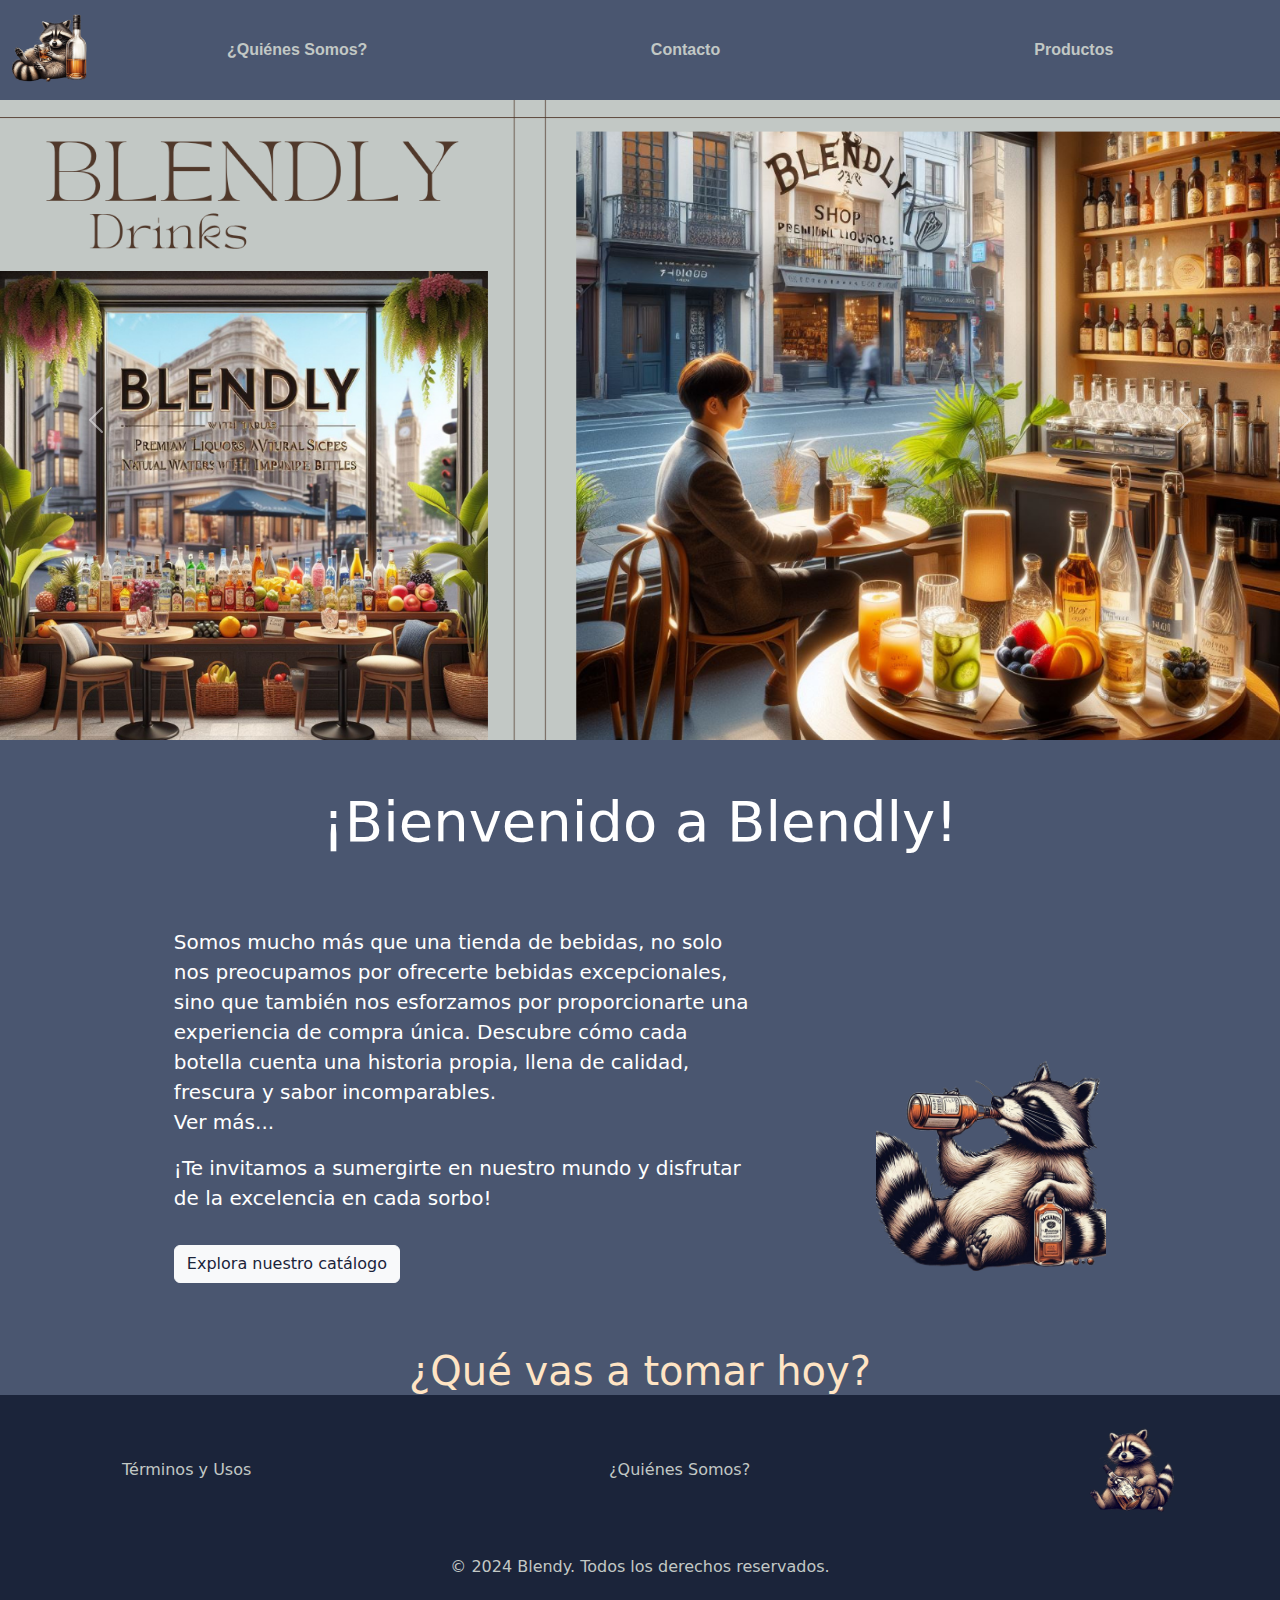
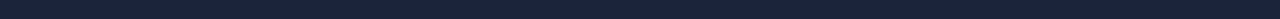
<file: index.html>
<!DOCTYPE html>
<html lang="en">
<head>
    <meta charset="UTF-8">
    <meta name="viewport" content="width=device-width, initial-scale=1.0">
    <title>Blendly</title>

    <!-- Icono de la pestaña del navegador -->
    <link rel="icon" href="assets/img/icons/mapaicon2.ico">

    <!-- Mi hoja de estilo -->
    <link rel="stylesheet" href="assets/css/style.css">

    <!-- Estilos CSS -->
    <link rel="stylesheet" href="assets/css/bootstrap.min.css">
</head>
<body>
    <!-- Barra de navegacion -->
    <main>
        <nav class="navbar navbar-expand-lg bg-body-tertiary me-auto mb-2 mb-lg-0 pt-0 pb-0">
            <div class="container-fluid">

                <!-- Mascota de la marca -->
                <a class="navbar-brand" href="index.html">
                    <img src="assets/img/mapache01.png" alt="..." width="30" height="25">
                </a>

                <!-- Botón desplegable para dispositivos móviles -->
                <button class="navbar-toggler" type="button" data-bs-toggle="collapse" data-bs-target="#navbarSupportedContent" aria-controls="navbarSupportedContent" aria-expanded="false" aria-label="Toggle navigation">
                    <span class="navbar-toggler-icon"></span>
                </button>

                <!-- Menú de navegación -->
                <div class="collapse navbar-collapse" id="navbarSupportedContent">
                    <ul class="navbar-nav me-auto mb-2 mb-lg-0">

                    <!-- Elementos del menú -->
                        <li class="nav-item">
                            <a class="nav-link" href="QuienesSomos.html"><strong>¿Quiénes Somos?</strong></a>
                        </li>

                        

                        <li class="nav-item">
                            <a class="nav-link" href="Contacto.html"><strong>Contacto</strong></a>
                        </li>

                        <li class="nav-item">
                            <a class="nav-link" href="Producto.html"><strong>Productos</strong></a>
                        </li>
                    </ul>
                    
                </div>
            </div>
        </nav>
    </main>

    <!-- Carrusel de imágenes -->
    <div id="carouselExampleFade" class="carousel slide carousel-fade">
        <div class="carousel-inner">

        <!-- Imágenes del carrusel -->
        <div class="carousel-item active">
            <img src="assets/img/carrusel1.png" class="d-block w-100" alt="...">
        </div>
        <div class="carousel-item">
            <img src="assets/img/carrusel2.png" class="d-block w-100" alt="...">
        </div>
        <div class="carousel-item">
            <img src="assets/img/carrusel3.png" class="d-block w-100" alt="...">
        </div>
        </div>

    <!-- Botones de navegación del carrusel -->
        <button class="carousel-control-prev" type="button" data-bs-target="#carouselExampleFade" data-bs-slide="prev">
        <span class="carousel-control-prev-icon" aria-hidden="true"></span>
        <span class="visually-hidden">Previous</span>
        </button>
        <button class="carousel-control-next" type="button" data-bs-target="#carouselExampleFade" data-bs-slide="next">
        <span class="carousel-control-next-icon" aria-hidden="true"></span>
        <span class="visually-hidden">Next</span>
        </button>
    </div>

    <!-- Título de bienvenida -->
   <h1 class="display-4 text-center pt-5">¡Bienvenido a Blendly!</h1>

   <!-- Contenedor del texto con borde -->
      <div class="clearfix">
         <div class="col-md-6 bordered-text">
            <p class="lead">Somos mucho más que una tienda de bebidas, no solo nos preocupamos por ofrecerte bebidas excepcionales, sino que también nos esforzamos por proporcionarte una experiencia de compra única. Descubre cómo cada botella cuenta una historia propia, llena de calidad, frescura y sabor incomparables.
               <br><a href="QuienesSomos.html" class="nav-link d-inline-block">Ver más...</button></a>
            </p>
            <p class="lead">¡Te invitamos a sumergirte en nuestro mundo y disfrutar de la excelencia en cada sorbo!</p>
            
         <!-- Botón de explorar catálogo -->
            <a href="Producto.html" class="btn btn-light custom-link mt-3 d-inline-block">Explora nuestro catálogo</a>
         </div>
         
      <!-- Imagen de la mascota -->
         <img src="assets/img/mapache00.png" class="col-md-6 float-md-end mb-1 ms-md-3 bordered-image" alt="...">
      </div>
   
   <!-- Texto secundario -->
      <small class="text-segundos display-6 text-center">¿Qué vas a tomar hoy? <br></small>

    <!-- Pie de página -->
    <footer>
        <div class="container text-center">
            <div class="footer-content">
                <a href="TerminosCondiciones.html" class="footer-link">Términos y Usos</a>
                <a href="QuienesSomos.html" class="footer-link">¿Quiénes Somos?</a>
                <a href="index.html"><img src="assets/img/icons/mapaicon1.ico" alt="..." width="90" height="90"></a>
            </div>
            <div class="footer-text">
                &copy; 2024 Blendy. Todos los derechos reservados.
            </div>
        </div>
    </footer>
                
    <!-- Bibliotecas JavaScript -->
    <script src="https://code.jquery.com/jquery-3.6.0.min.js"></script>
    
    <script src="assets/js/bootstrap.bundle.min.js" ></script>
    <script src="assets/js/bootstrap.min.js"></script>
</body>
</html>
</file>
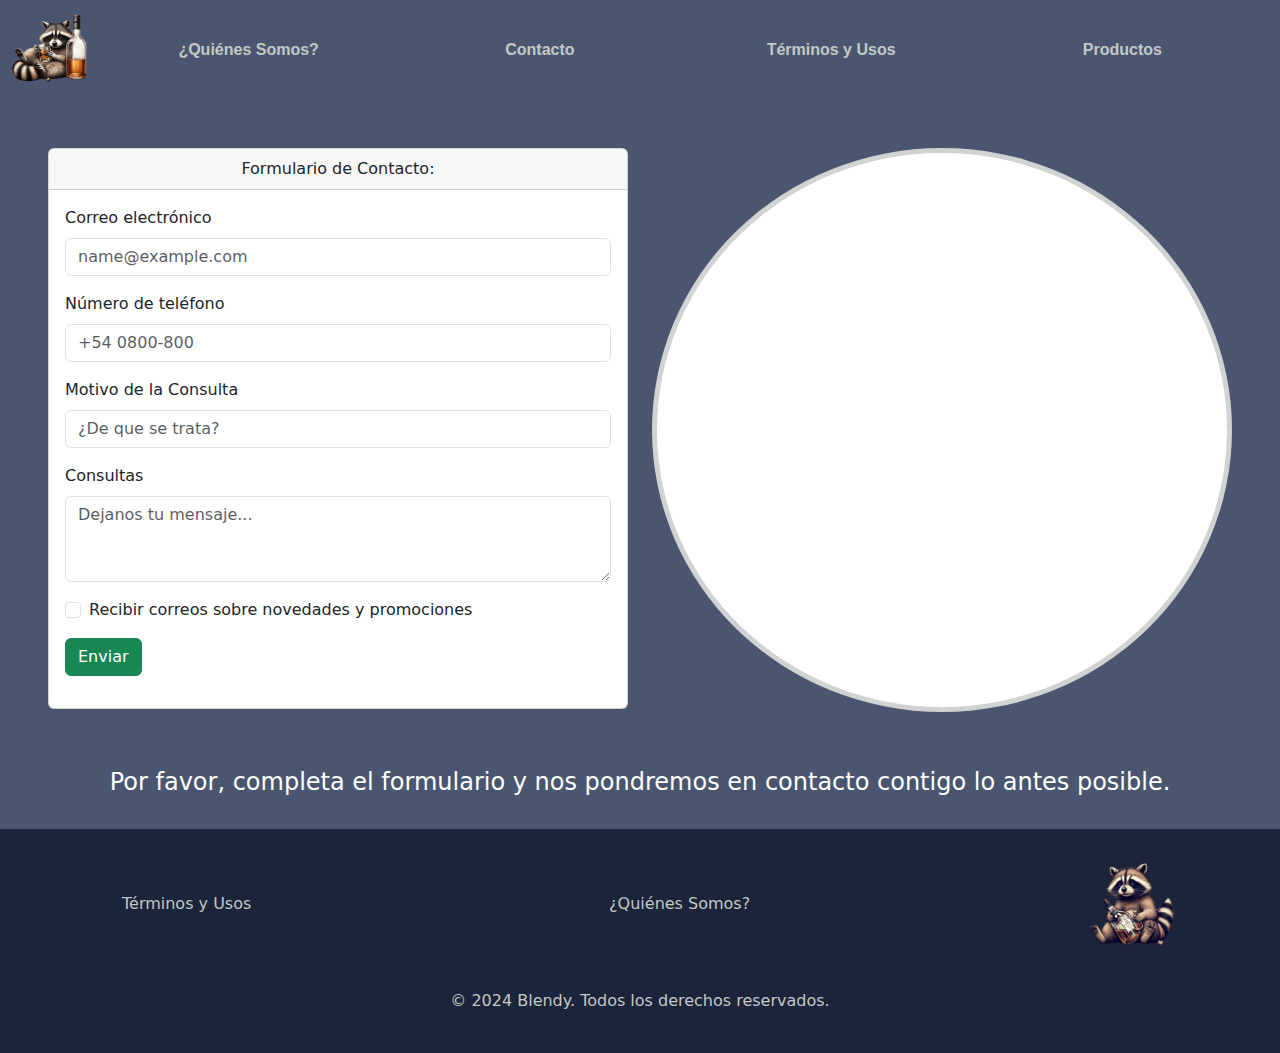
<file: Contacto.html>
<!DOCTYPE html>
<html lang="en">
<head>
    <meta charset="UTF-8">
    <meta name="viewport" content="width=device-width, initial-scale=1.0">
    <title>Contacto</title>

    <!-- Icono de la pestaña del navegador -->
    <link rel="icon" href="assets/img/icons/mapaicon2.ico">

    <!-- Mi hoja de estilo -->
    <link rel="stylesheet" href="assets/css/style.css">

    <!-- Estilos CSS -->
    <link rel="stylesheet" href="assets/css/bootstrap.min.css">
</head>
<body>
    <!-- Barra de navegacion -->
    <main>
        <nav class="navbar navbar-expand-lg bg-body-tertiary me-auto mb-2 mb-lg-0 pt-0 pb-0">
            <div class="container-fluid">

                <!-- Mascota de la marca -->
                <a class="navbar-brand" href="index.html">
                    <img src="assets/img/mapache01.png" alt="..." width="30" height="25">
                </a>

                <!-- Botón desplegable para dispositivos móviles -->
                <button class="navbar-toggler" type="button" data-bs-toggle="collapse" data-bs-target="#navbarSupportedContent" aria-controls="navbarSupportedContent" aria-expanded="false" aria-label="Toggle navigation">
                    <span class="navbar-toggler-icon"></span>
                </button>

                <!-- Menú de navegación -->
                <div class="collapse navbar-collapse" id="navbarSupportedContent">
                    <ul class="navbar-nav me-auto mb-2 mb-lg-0">

                    <!-- Elementos del menú -->
                        <li class="nav-item">
                            <a class="nav-link" href="QuienesSomos.html"><strong>¿Quiénes Somos?</strong></a>
                        </li>

                        <li class="nav-item">
                            <a class="nav-link" href="Contacto.html"><strong>Contacto</strong></a>
                        </li>

                        <li class="nav-item">
                            <a class="nav-link" href="TerminosCondiciones.html"><strong>Términos y Usos</strong></a>
                        </li>

                        <li class="nav-item">
                            <a class="nav-link" href="Producto.html"><strong>Productos</strong></a>
                        </li>
                    </ul>
                    
                </div>
            </div>
        </nav>
    </main>

    <div class="container-contacto p-5">
        <div class="row row-cols-1 row-cols-md-2">

        <!-- Formulario de contacto -->
            <div class="col">
                <div class="card">
                    <div class="card-header text-center">Formulario de Contacto:</div>

                    <div class="card-body">
                        <!-- Campos del formulario -->
                        <div class="mb-3">
                            <label for="email" class="form-label">Correo electrónico</label>
                            <input id="email" type="email" class="form-control" placeholder="name@example.com">
                        </div>

                        <div class="mb-3">
                            <label for="telefono" class="form-label">Número de teléfono</label>
                            <input id="telefono" type="text" class="form-control" placeholder="+54 0800-800">
                        </div>
                        
                        <div class="mb-3">
                            <label for="motivo" class="form-label">Motivo de la Consulta</label>
                            <input id="motivo" type="text" class="form-control" placeholder="¿De que se trata?">
                        </div>

                        <div class="mb-3">
                            <label for="texto" class="form-label">Consultas</label>
                            <textarea id="texto" class="form-control" placeholder="Dejanos tu mensaje..." rows="3"></textarea>
                        </div>

                        <div class="mb-3 form-check">
                            <input type="checkbox" class="form-check-input" id="exampleCheck1">
                            <label class="form-check-label" for="exampleCheck1">Recibir correos sobre novedades y promociones</label>
                        </div>
                        
                    <!-- Botón de enviar formulario -->
                        <div class="col-auto">
                            <a class="btn btn-success mb-3 text-white">Enviar</a>
                        </div>
                    </div>
                </div>
            </div>

        <!-- Mapa de ubicación -->
            <div class="col">
                <div class="card card-map rounded-circle border-5">
                    <div class="card-body">
                        <iframe src="https://www.google.com/maps/embed?pb=!1m18!1m12!1m3!1d3540.071745457106!2d-58.83307702526276!3d-27.467025676321075!2m3!1f0!2f0!3f0!3m2!1i1024!2i768!4f13.1!3m3!1m2!1s0x94456ca0c84e09af%3A0xb763eed3997e5df0!2s9%20de%20Julio%201449%2C%20W3400%20AZB%2C%20Corrientes!5e0!3m2!1ses-419!2sar!4v1713802777065!5m2!1ses-419!2sar"
                        class="rounded-circle" allowfullscreen="" loading="lazy" referrerpolicy="no-referrer-when-downgrade"></iframe>
                    </div>
                </div>
            </div>
        </div>
    </div>

<!-- Texto de instrucciones -->
    <div class="text p-2">
            <h4 class="text-center mb-4">Por favor, completa el formulario y nos pondremos en contacto contigo lo antes posible.</h4>
    </div>

    <!-- Pie de página -->
    <footer>
        <div class="container text-center">
            <div class="footer-content">
                <a href="TerminosCondiciones.html" class="footer-link">Términos y Usos</a>
                <a href="QuienesSomos.html" class="footer-link">¿Quiénes Somos?</a>
                <a href="index.html"><img src="assets/img/icons/mapaicon1.ico" alt="..." width="90" height="90"></a>
            </div>
            <div class="footer-text">
                &copy; 2024 Blendy. Todos los derechos reservados.
            </div>
        </div>
    </footer>
                

    <!-- Bibliotecas JavaScript -->
    <script src="https://code.jquery.com/jquery-3.6.0.min.js"></script>
    
    <script src="assets/js/bootstrap.bundle.min.js" ></script>
    <script src="assets/js/bootstrap.min.js"></script>
</body>
</html>
</file>
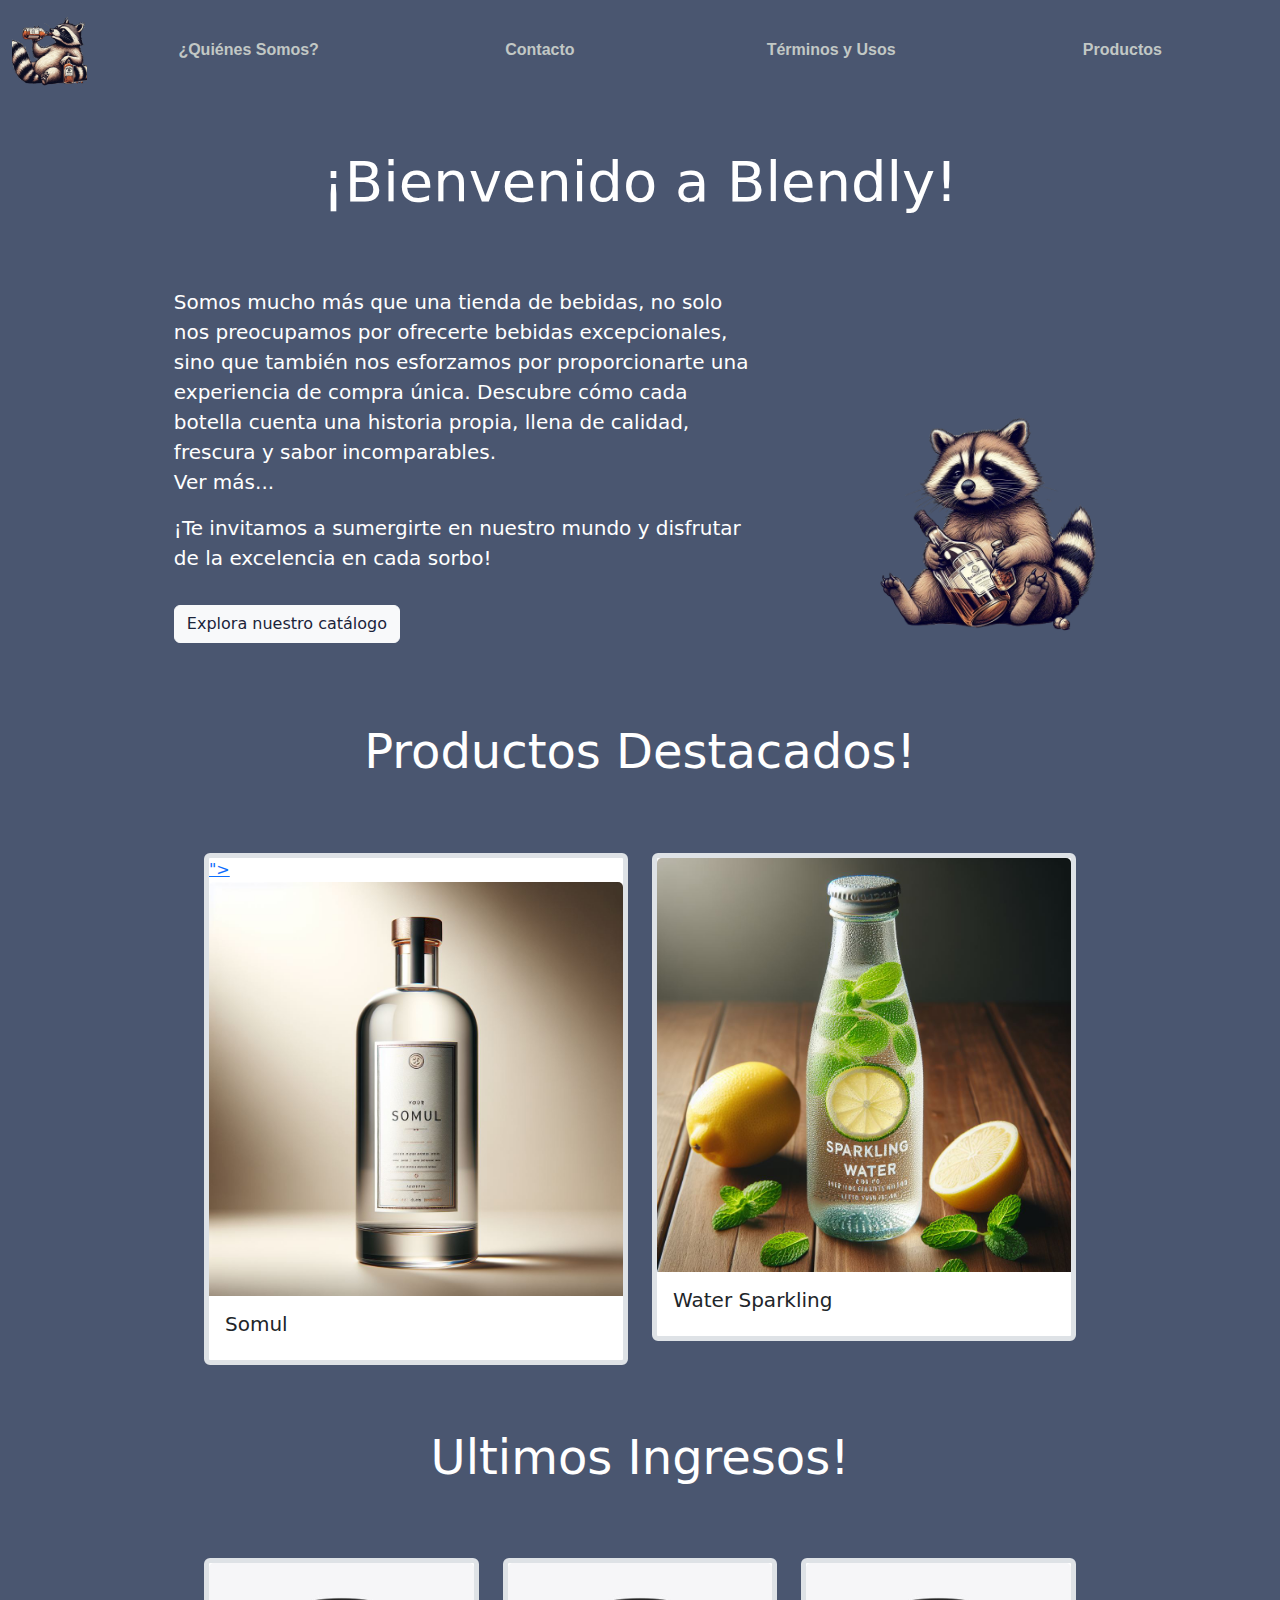
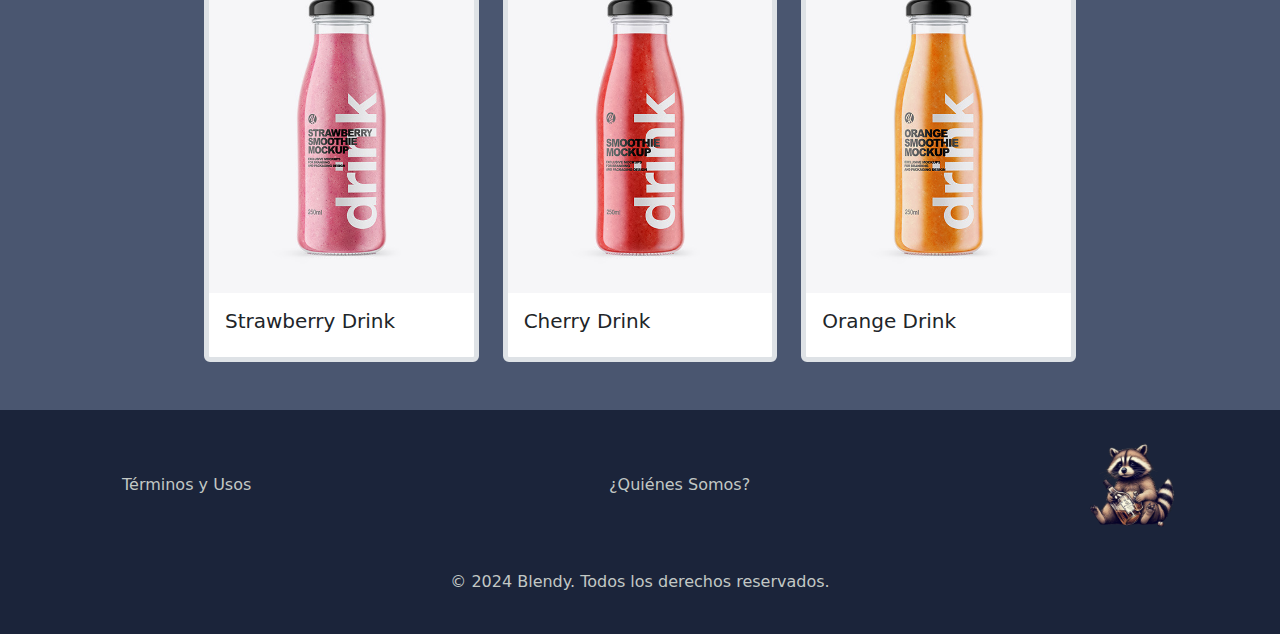
<file: Producto.html>
<!DOCTYPE html>
<html lang="es">
<head>
    <meta charset="UTF-8">
    <meta name="viewport" content="width=device-width, initial-scale=1.0">
    <title>Productos</title>

    <!-- Icono de la pestaña del navegador -->
    <link rel="icon" href="assets/img/icons/mapaicon2.ico">

    <!-- Mi hoja de estilo -->
    <link rel="stylesheet" href="assets/css/style.css">

    <!-- Estilos CSS -->
    <link rel="stylesheet" href="assets/css/bootstrap.min.css">
</head>
<body>
    <!-- Barra de navegacion -->
    <main>
        <nav class="navbar navbar-expand-lg bg-body-tertiary me-auto mb-2 mb-lg-0 pt-0 pb-0">
            <div class="container-fluid">

                <!-- Mascota de la marca -->
                <a class="navbar-brand" href="index.html">
                    <img src="assets/img/mapache00.png" alt="..." width="100" height="105">
                </a>

                <!-- Botón desplegable para dispositivos móviles -->
                <button class="navbar-toggler" type="button" data-bs-toggle="collapse" data-bs-target="#navbarSupportedContent" aria-controls="navbarSupportedContent" aria-expanded="false" aria-label="Toggle navigation">
                    <span class="navbar-toggler-icon"></span>
                </button>

                <!-- Menú de navegación -->
                <div class="collapse navbar-collapse" id="navbarSupportedContent">
                    <ul class="navbar-nav me-auto mb-2 mb-lg-0">

                    <!-- Elementos del menú -->
                        <li class="nav-item">
                            <a class="nav-link" href="QuienesSomos.html"><strong>¿Quiénes Somos?</strong></a>
                        </li>

                        <li class="nav-item">
                            <a class="nav-link" href="Contacto.html"><strong>Contacto</strong></a>
                        </li>

                        <li class="nav-item">
                            <a class="nav-link" href="TerminosCondiciones.html"><strong>Términos y Usos</strong></a>
                        </li>

                        <li class="nav-item">
                            <a class="nav-link" href="Producto.html"><strong>Productos</strong></a>
                        </li>
                    </ul>
                    
                </div>
            </div>
        </nav>
    



        <!-- Título de bienvenida -->
        <h1 class="display-4 text-center pt-5">¡Bienvenido a Blendly!</h1>

        <!-- Contenedor del texto con borde -->
        <div class="clearfix">
            <div class="col-md-6 bordered-text">
            <p class="lead">Somos mucho más que una tienda de bebidas, no solo nos preocupamos por ofrecerte bebidas excepcionales, sino que también nos esforzamos por proporcionarte una experiencia de compra única. Descubre cómo cada botella cuenta una historia propia, llena de calidad, frescura y sabor incomparables.
                <br><a href="/QuienesSomos.html" class="nav-link d-inline-block">Ver más...</button></a>
            </p>
            <p class="lead">¡Te invitamos a sumergirte en nuestro mundo y disfrutar de la excelencia en cada sorbo!</p>
            
            <!-- Botón de explorar catálogo -->
            <a href="/Producto.html" class="btn btn-light custom-link mt-3 d-inline-block">Explora nuestro catálogo</a>
            </div>
            
        <!-- Imagen de la mascota -->
            <img src="assets/img/mapache04.png" class="col-md-6 float-md-end mb-1 ms-md-3 bordered-image" alt="...">
        </div>

        <!-- Título de productos destacados -->
        <div class="text pt-3">
            <h3 class="display-5 text-center mb-4">Productos Destacados!</h3>
        </div>

        <!-- Contenedor de productos destacados -->
        <div class="conteiner-car">
            <div class="row-principal row row-cols-1 row-cols-md-2 mt-auto mb-5">

            <!-- Tarjetas de producto destacado -->
            <div class="col">
                <div class="card border border-5 mt-5">
                    <a href='Producto.html'>"><img src="assets/img/producto/somul.jpeg" class="card-img-top" alt="..."></a>
                    <div class="card-body">
                    <h5 class="card-title">Somul</h5>
                    </div>
                </div>
            </div>
            <div class="col">
                <div class="card border border-5 mt-5">
                    <a href="Producto.html"><img src="assets/img/producto/naturalmarc.jpeg" class="card-img-top" alt="..."></a>
                    <div class="card-body">
                    <h5 class="card-title">Water Sparkling</h5>
                    </div>
                </div>
            </div>
            </div>
        </div>

        <!-- Título de últimos ingresos -->
        <div class="text pt-3">
                    <h3 class="display-5 text-center mb-4">Ultimos Ingresos!</h3>
        </div>

        <!-- Contenedor de últimos ingresos -->
        <div class="conteiner-car">
            <div class="row-principal row row-cols-1 row-cols-md-3 mt-auto mb-5">

            <!-- Tarjetas de último ingreso -->
            <div class="col">
                <div class="card border border-5 mt-5">
                    <a href="Producto.html"><img src="assets/img/producto/drinkpink.jpg" class="card-img-top" alt="..."></a>
                    <div class="card-body">
                    <h5 class="card-title">Strawberry Drink</h5>
                    </div>
                </div>
            </div>
            <div class="col">
                <div class="card border border-5 mt-5">
                    <a href="Producto.html"><img src="assets/img/producto/drinkred.jpg" class="card-img-top" alt="..."></a>
                    <div class="card-body">
                    <h5 class="card-title">Cherry Drink</h5>
                    </div>
                </div>
            </div>
            <div class="col">
                <div class="card border border-5 mt-5">
                    <a href="Producto.html"><img src="assets/img/producto/drinkorange.jpg" class="card-img-top" alt="..."></a>
                    <div class="card-body">
                    <h5 class="card-title">Orange Drink</h5>
                    </div>
                </div>
            </div>
            </div>
        </div>
    </main>
  

<!-- Pie de página -->
   <footer>
        <div class="container text-center">
            <div class="footer-content">
                <a href="TerminosCondiciones.html" class="footer-link">Términos y Usos</a>
                <a href="QuienesSomos.html" class="footer-link">¿Quiénes Somos?</a>
                <a href="index.html"><img src="assets/img/icons/mapaicon1.ico" alt="..." width="90" height="90"></a>
            </div>
            <div class="footer-text">
                &copy; 2024 Blendy. Todos los derechos reservados.
            </div>
        </div>
    </footer>

    <!-- Bibliotecas JavaScript -->
    <script src="https://code.jquery.com/jquery-3.6.0.min.js"></script>
    
    <script src="assets/js/bootstrap.bundle.min.js" ></script>
    <script src="assets/js/bootstrap.min.js"></script>
</body>
</html>
</file>
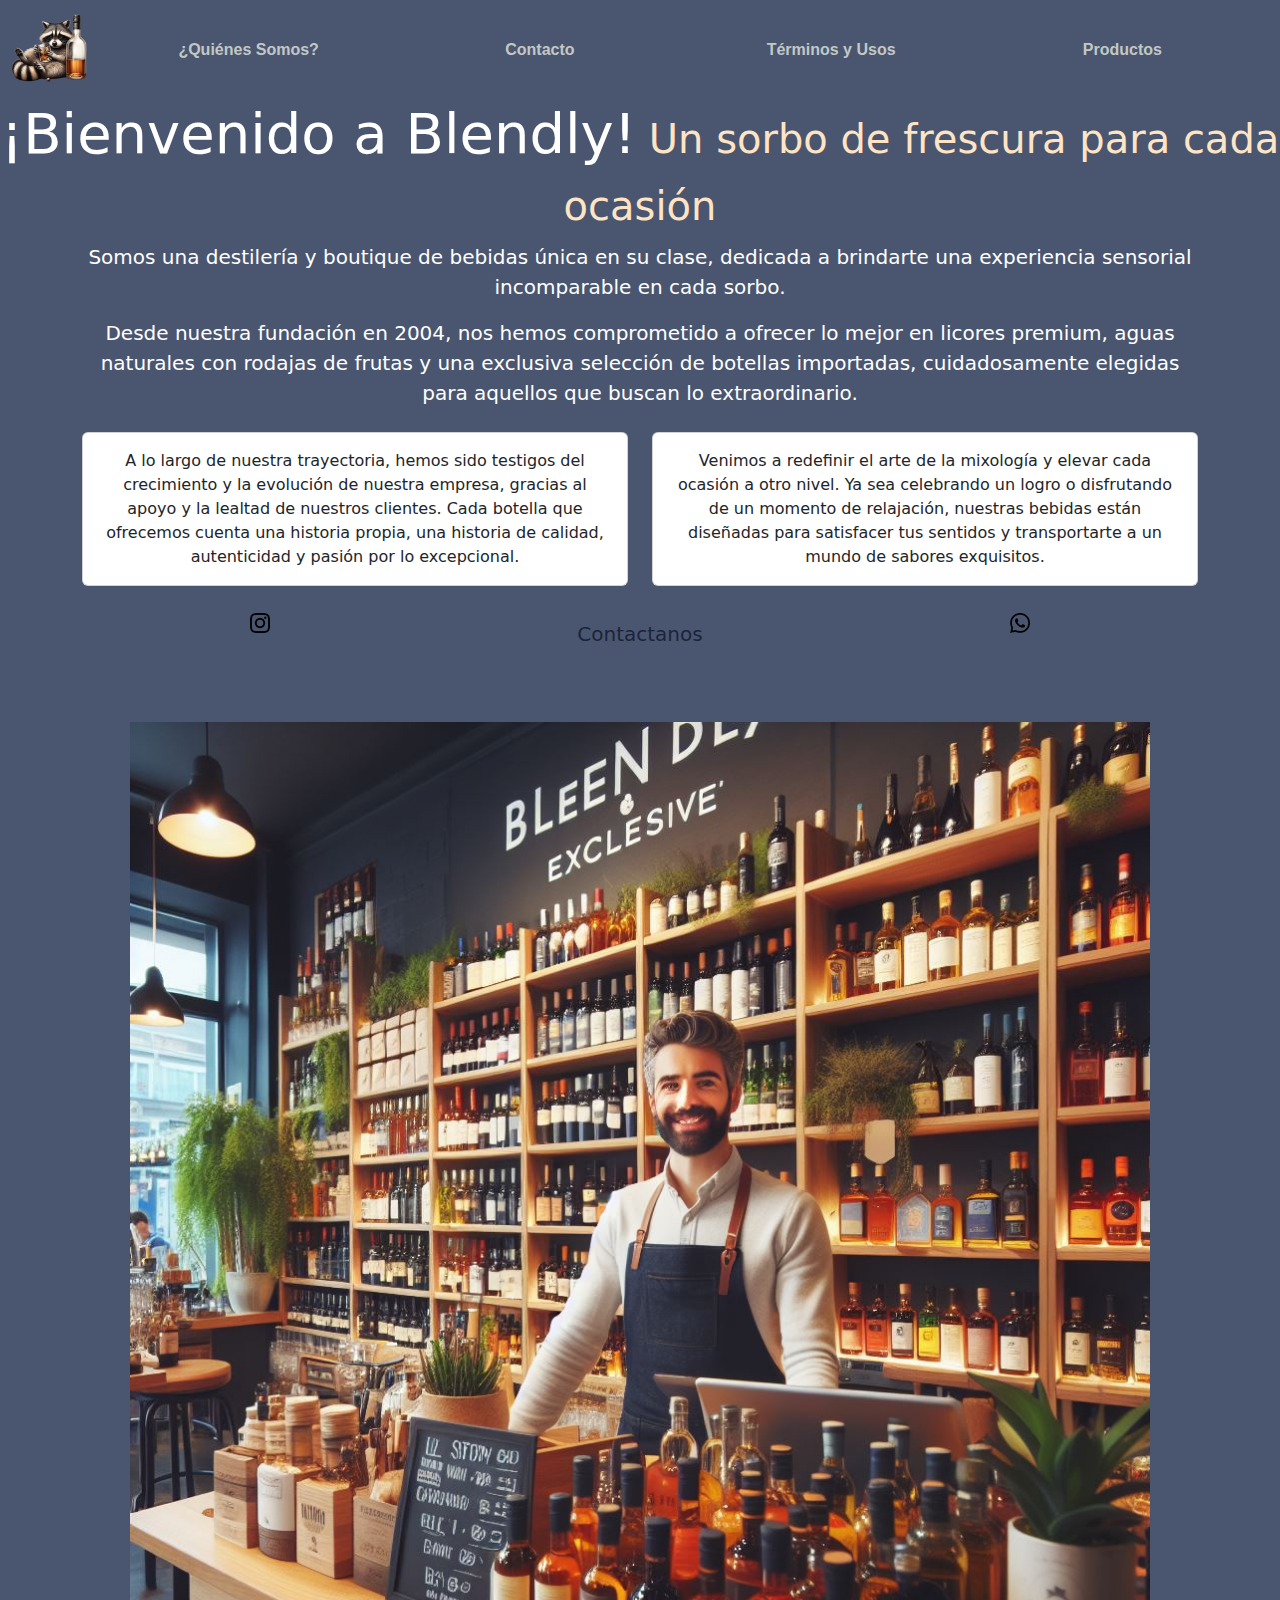
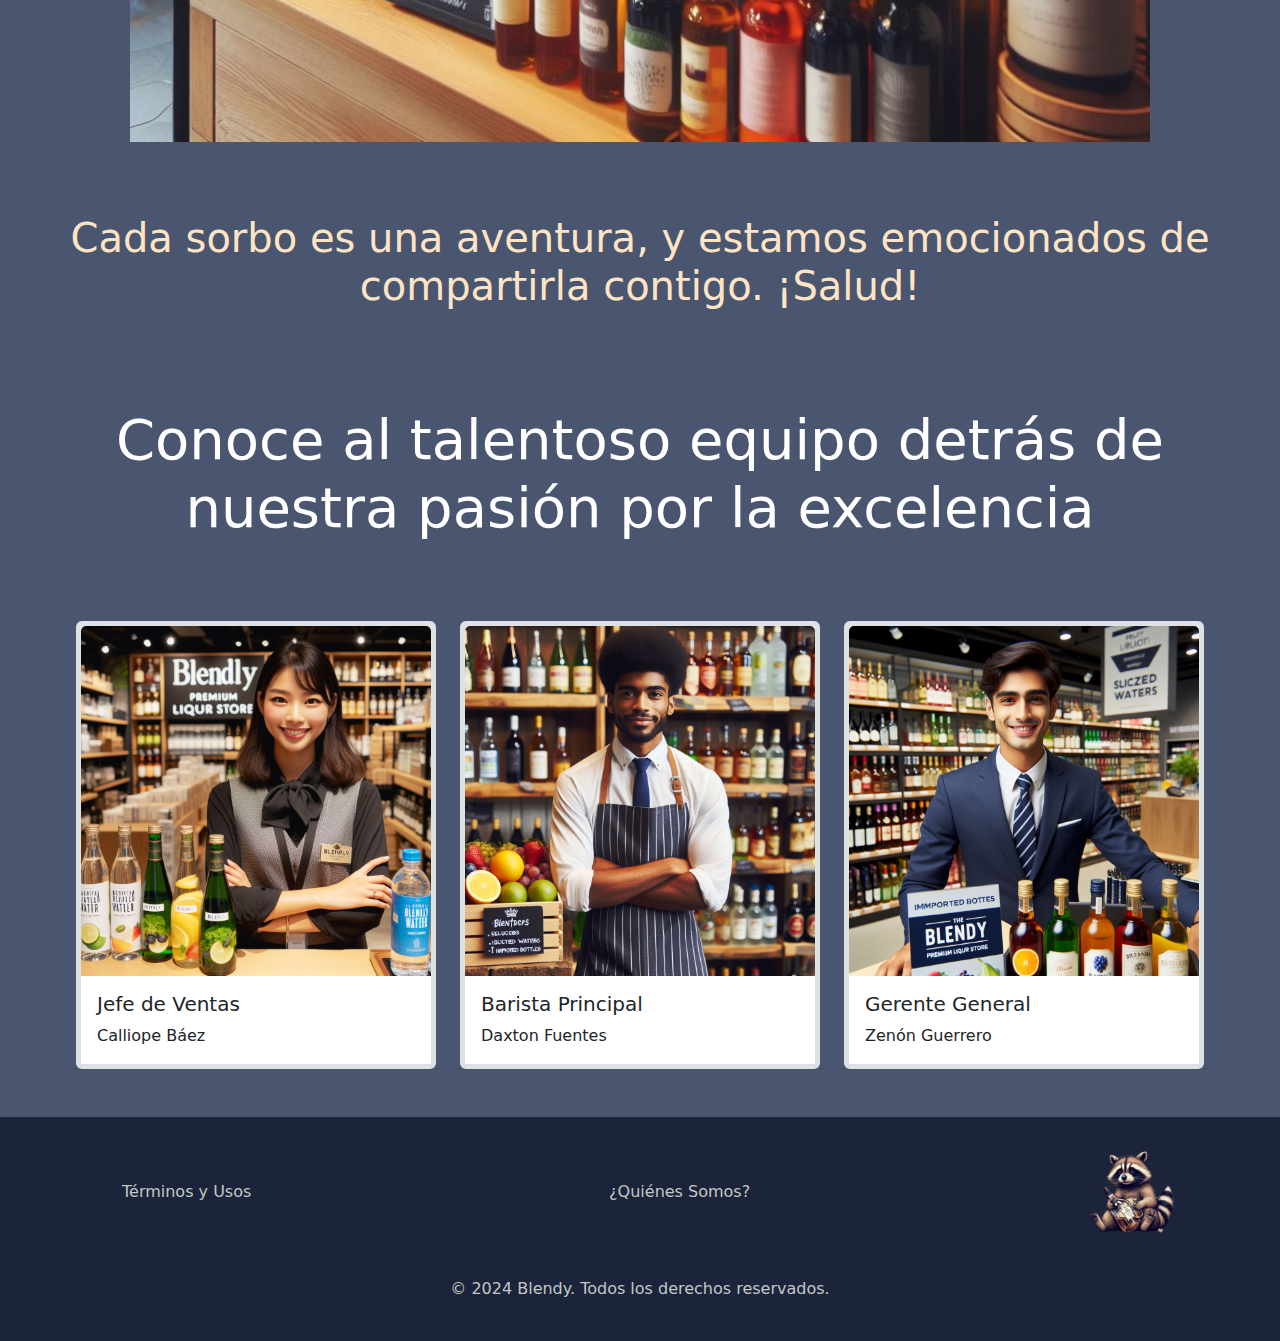
<file: QuienesSomos.html>
<!DOCTYPE html>
<html lang="en">
<head>
    <meta charset="UTF-8">
    <meta name="viewport" content="width=device-width, initial-scale=1.0">
    <title>¿Quiénes Somos?</title>

     <!-- Icono de la pestaña del navegador -->
     <link rel="icon" href="assets/img/icons/mapaicon2.ico">

     <!-- Mi hoja de estilo -->
     <link rel="stylesheet" href="assets/css/style.css">
 
     <!-- Estilos CSS -->
     <link rel="stylesheet" href="assets/css/bootstrap.min.css">
</head>
<body>
    <!-- Barra de navegacion -->
    <main>
        <nav class="navbar navbar-expand-lg bg-body-tertiary me-auto mb-2 mb-lg-0 pt-0 pb-0">
            <div class="container-fluid">

                <!-- Mascota de la marca -->
                <a class="navbar-brand" href="index.html">
                    <img src="assets/img/mapache01.png" alt="..." width="30" height="25">
                </a>

                <!-- Botón desplegable para dispositivos móviles -->
                <button class="navbar-toggler" type="button" data-bs-toggle="collapse" data-bs-target="#navbarSupportedContent" aria-controls="navbarSupportedContent" aria-expanded="false" aria-label="Toggle navigation">
                    <span class="navbar-toggler-icon"></span>
                </button>

                <!-- Menú de navegación -->
                <div class="collapse navbar-collapse" id="navbarSupportedContent">
                    <ul class="navbar-nav me-auto mb-2 mb-lg-0">

                    <!-- Elementos del menú -->
                        <li class="nav-item">
                            <a class="nav-link" href="QuienesSomos.html"><strong>¿Quiénes Somos?</strong></a>
                        </li>

                        <li class="nav-item">
                            <a class="nav-link" href="Contacto.html"><strong>Contacto</strong></a>
                        </li>

                        <li class="nav-item">
                            <a class="nav-link" href="TerminosCondiciones.html"><strong>Términos y Usos</strong></a>
                        </li>

                        <li class="nav-item">
                            <a class="nav-link" href="Producto.html"><strong>Productos</strong></a>
                        </li>
                    </ul>
                    
                </div>
            </div>
        </nav>
    </main>

<!-- Encabezado de la sección -->
<h2 class="titulo text-center display-4">¡Bienvenido a Blendly!<small class="text-segundos display-6"> Un sorbo de frescura para cada ocasión <br></small></h1>
   
<!-- Contenedor principal -->
   <div class="container text-center">

   <!-- Primer bloque de texto -->
      <div class="row">
         <div class="bordered-text pb-4">
            <p class="card-text">Somos una destilería y boutique de bebidas única en su clase, dedicada a brindarte una experiencia sensorial incomparable en cada sorbo.</p>
            <p class="card-text">Desde nuestra fundación en 2004, nos hemos comprometido a ofrecer lo mejor en licores premium, aguas naturales con rodajas de frutas y una exclusiva selección de botellas importadas, cuidadosamente elegidas para aquellos que buscan lo extraordinario.</p>
         </div>
      </div>
      
   <!-- Segundo bloque de texto -->
      <div class="row row-cols-1 row-cols-md-2 g-4">
         <div class="col">
            <div class="card">
               <div class="card-body">
                  <p class="card-text">A lo largo de nuestra trayectoria, hemos sido testigos del crecimiento y la evolución de nuestra empresa, gracias al apoyo y la lealtad de nuestros clientes. Cada botella que ofrecemos cuenta una historia propia, una historia de calidad, autenticidad y pasión por lo excepcional.</p>
               </div>
            </div>
         </div>
         <div class="col">
            <div class="card">
               <div class="card-body">
                  <p class="card-text">Venimos a redefinir el arte de la mixología y elevar cada ocasión a otro nivel. Ya sea  celebrando un logro o disfrutando de un momento de relajación, nuestras bebidas están diseñadas para satisfacer tus sentidos y transportarte a un mundo de sabores exquisitos.</p>
               </div>
            </div>
         </div>
      </div>

   <!-- Iconos de redes sociales y enlace de contacto -->
      <div class="row row-cols-md-3 pt-4">
         <div class="col">
            <a href="https://www.instagram.com/"><img src="assets/img/redes/ig.png" alt="Instagram" width="20" height="20"></a>
         </div>
         <div class="col">
            <a href="Contacto.html"><button type="button" class="btn btn-lg custom-link">Contactanos</button></a></p>
         </div>
         <div class="col">
            <a href="https://web.whatsapp.com/"><img src="assets/img/redes/wpp.png" alt="WhatsApp" width="20" height="20"></a>
         </div>
      </div>

   <!-- Imagen de la sucursal -->
      <img src="assets/img/blendly.jpeg" class="img-fluid p-5" alt="...">
   </div>

<!-- Texto secundario -->
   <small class="text-segundos display-6 text-center p-4">Cada sorbo es una aventura, y estamos emocionados de compartirla contigo. ¡Salud!<br></small>

<!-- Título de la sección de staff -->
   <div class="text pt-5">
      <h3 class="display-4 text-center p-4">Conoce al talentoso equipo detrás de nuestra pasión por la excelencia</h3>
   </div>

<!-- Contenedor de tarjetas de staff -->
   <div class="conteiner-car">
      <div class="row-staff row row-cols-1 row-cols-md-2 row-cols-md-3 mt-auto mb-5">
      
      <!-- Tarjetas del personal -->
         <div class="col">
            <div class="card border border-5 mt-5">
               <img src="assets/img/staffwoman.jpeg" class="card-img-top" alt="...">
               <div class="card-body">
                  <h5 class="card-title">Jefe de Ventas</h5>
                  <p class="card-text">Calliope Báez</p>
               </div>
            </div>
         </div>
         <div class="col">
            <div class="card border border-5 mt-5">
               <img src="assets/img/staffman.jpeg" class="card-img-top" alt="...">
               <div class="card-body">
                  <h5 class="card-title">Barista Principal</h5>
                  <p class="card-text">Daxton Fuentes</p>
               </div>
            </div>
         </div>
         <div class="col">
            <div class="card border border-5 mt-5">
               <img src="assets/img/staffma.jpeg" class="card-img-top" alt="...">
               <div class="card-body">
                  <h5 class="card-title">Gerente General</h5>
                  <p class="card-text">Zenón Guerrero</p>
               </div>
            </div>
         </div>
      </div>
   </div>
    
    <!-- Pie de página -->
    <footer>
      <div class="container text-center">
          <div class="footer-content">
              <a href="TerminosCondiciones.html" class="footer-link">Términos y Usos</a>
              <a href="QuienesSomos.html" class="footer-link">¿Quiénes Somos?</a>
              <a href="index.html"><img src="assets/img/icons/mapaicon1.ico" alt="..." width="90" height="90"></a>
          </div>
          <div class="footer-text">
              &copy; 2024 Blendy. Todos los derechos reservados.
          </div>
      </div>
  </footer>

    <!-- Bibliotecas JavaScript -->
    <script src="https://code.jquery.com/jquery-3.6.0.min.js"></script>
    
    <script src="assets/js/bootstrap.bundle.min.js" ></script>
    <script src="assets/js/bootstrap.min.js"></script>
</body>
</html>
</file>
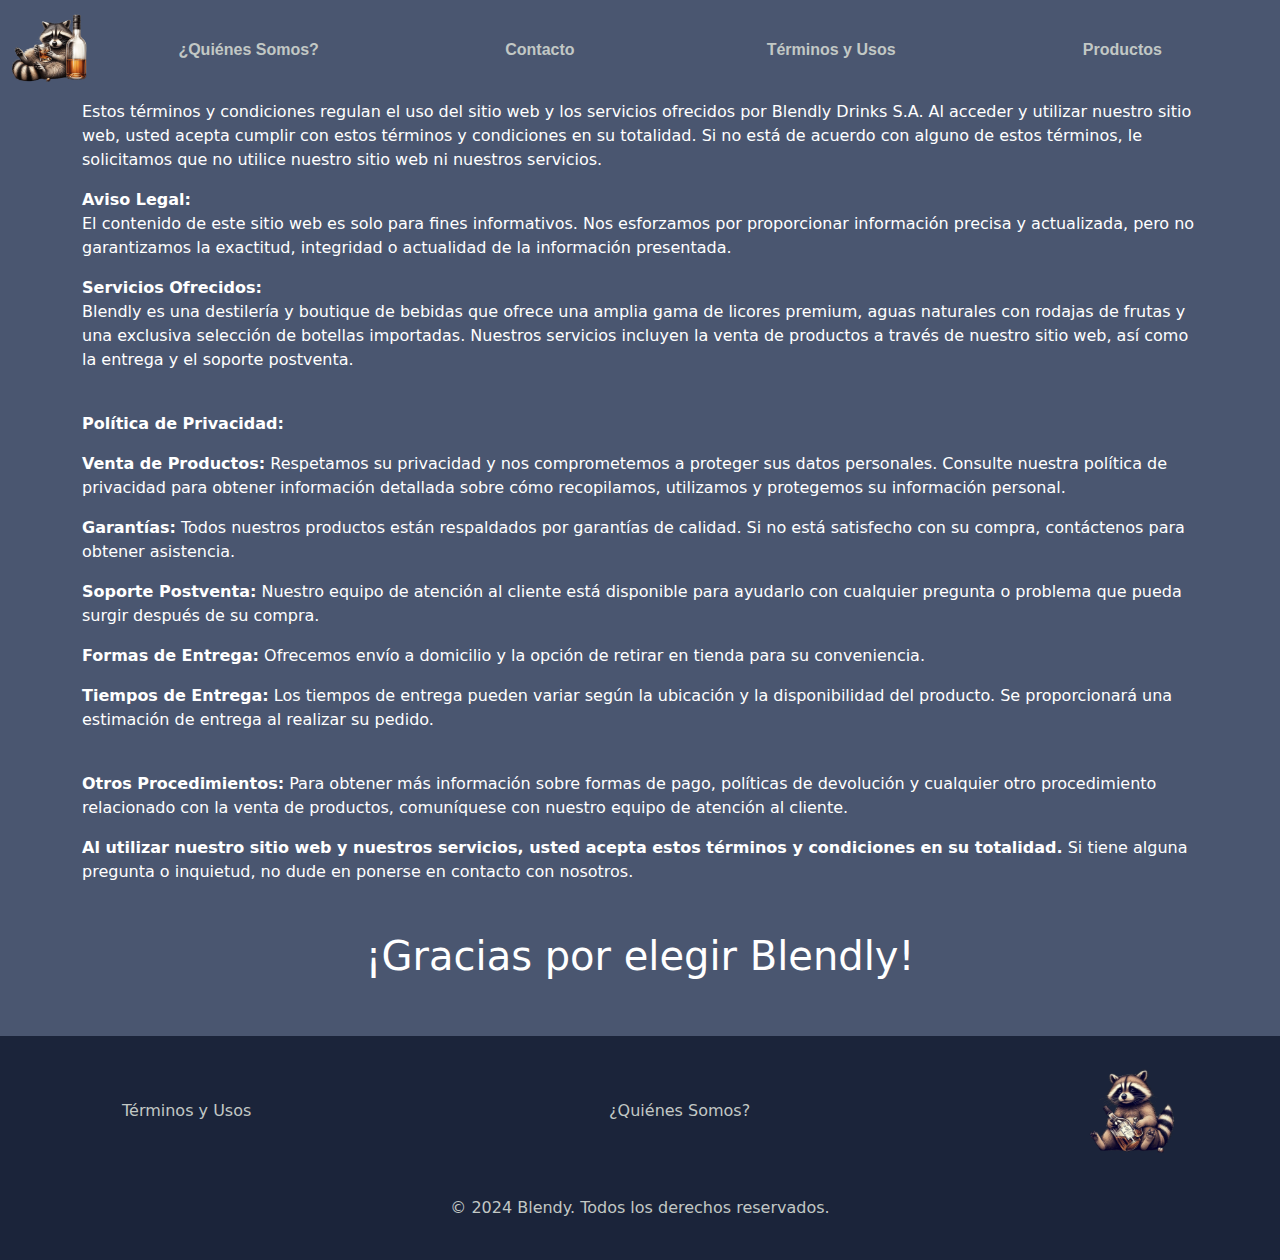
<file: TerminosCondiciones.html>
<!DOCTYPE html>
<html lang="en">
<head>
    <meta charset="UTF-8">
    <meta name="viewport" content="width=device-width, initial-scale=1.0">
    <title>Términos y Condiciones</title>

     <!-- Icono de la pestaña del navegador -->
     <link rel="icon" href="assets/img/icons/mapaicon2.ico">

     <!-- Mi hoja de estilo -->
     <link rel="stylesheet" href="assets/css/style.css">
 
     <!-- Estilos CSS -->
     <link rel="stylesheet" href="assets/css/bootstrap.min.css">
</head>
<body>
    <!-- Barra de navegacion -->
    <main>
        <nav class="navbar navbar-expand-lg bg-body-tertiary me-auto mb-2 mb-lg-0 pt-0 pb-0">
            <div class="container-fluid">

                <!-- Mascota de la marca -->
                <a class="navbar-brand" href="index.html">
                    <img src="assets/img/mapache01.png" alt="..." width="30" height="25">
                </a>

                <!-- Botón desplegable para dispositivos móviles -->
                <button class="navbar-toggler" type="button" data-bs-toggle="collapse" data-bs-target="#navbarSupportedContent" aria-controls="navbarSupportedContent" aria-expanded="false" aria-label="Toggle navigation">
                    <span class="navbar-toggler-icon"></span>
                </button>

                <!-- Menú de navegación -->
                <div class="collapse navbar-collapse" id="navbarSupportedContent">
                    <ul class="navbar-nav me-auto mb-2 mb-lg-0">

                    <!-- Elementos del menú -->
                        <li class="nav-item">
                            <a class="nav-link" href="QuienesSomos.html"><strong>¿Quiénes Somos?</strong></a>
                        </li>

                        <li class="nav-item">
                            <a class="nav-link" href="Contacto.html"><strong>Contacto</strong></a>
                        </li>

                        <li class="nav-item">
                            <a class="nav-link" href="TerminosCondiciones.html"><strong>Términos y Usos</strong></a>
                        </li>

                        <li class="nav-item">
                            <a class="nav-link" href="Producto.html"><strong>Productos</strong></a>
                        </li>
                    </ul>
                    
                </div>
            </div>
        </nav>
    </main>

<!-- Contenedor principal -->
<div class="container ">

    <!-- Contenedor del texto -->
        <div class="bordered">

        <!-- Párrafos con los términos y condiciones -->
            <p class="card-text">Estos términos y condiciones regulan el uso del sitio web y los servicios ofrecidos por Blendly Drinks S.A. Al acceder y utilizar nuestro sitio web, usted acepta cumplir con estos términos y condiciones en su totalidad. Si no está de acuerdo con alguno de estos términos, le solicitamos que no utilice nuestro sitio web ni nuestros servicios.</p>
            <p class="card-text"><strong>Aviso Legal:</strong> <br>El contenido de este sitio web es solo para fines informativos. Nos esforzamos por proporcionar información precisa y actualizada, pero no garantizamos la exactitud, integridad o actualidad de la información presentada.</p>
            <p class="card-text"><strong>Servicios Ofrecidos:</strong> <br>Blendly es una destilería y boutique de bebidas que ofrece una amplia gama de licores premium, aguas naturales con rodajas de frutas y una exclusiva selección de botellas importadas. Nuestros servicios incluyen la venta de productos a través de nuestro sitio web, así como la entrega y el soporte postventa.</p>
            <p class="card-text"><strong> <br>Política de Privacidad:</strong> <br></p>
            <p class="card-text"><strong>Venta de Productos:</strong> Respetamos su privacidad y nos comprometemos a proteger sus datos personales. Consulte nuestra política de privacidad para obtener información detallada sobre cómo recopilamos, utilizamos y protegemos su información personal.</p>
            <p class="card-text"><strong>Garantías:</strong> Todos nuestros productos están respaldados por garantías de calidad. Si no está satisfecho con su compra, contáctenos para obtener asistencia. <br></p>
            <p class="card-text"><strong>Soporte Postventa:</strong> Nuestro equipo de atención al cliente está disponible para ayudarlo con cualquier pregunta o problema que pueda surgir después de su compra. <br></p>
            <p class="card-text"><strong>Formas de Entrega:</strong> Ofrecemos envío a domicilio y la opción de retirar en tienda para su conveniencia.</p>
            <p class="card-text"><strong>Tiempos de Entrega:</strong> Los tiempos de entrega pueden variar según la ubicación y la disponibilidad del producto. Se proporcionará una estimación de entrega al realizar su pedido.</p>
            <p class="card-text"><strong> <br>Otros Procedimientos:</strong> Para obtener más información sobre formas de pago, políticas de devolución y cualquier otro procedimiento relacionado con la venta de productos, comuníquese con nuestro equipo de atención al cliente.</p>
            <p class="card-text"><strong>Al utilizar nuestro sitio web y nuestros servicios, usted acepta estos términos y condiciones en su totalidad.</strong> Si tiene alguna pregunta o inquietud, no dude en ponerse en contacto con nosotros.</p>
        </div>

    <!-- Agradecimiento -->
        <h4 class="titulo text-center display-6 p-5">¡Gracias por elegir Blendly!</h1>
    </div>
    
    <!-- Pie de página -->
    <footer>
        <div class="container text-center">
            <div class="footer-content">
                <a href="TerminosCondiciones.html" class="footer-link">Términos y Usos</a>
                <a href="QuienesSomos.html" class="footer-link">¿Quiénes Somos?</a>
                <a href="index.html"><img src="assets/img/icons/mapaicon1.ico" alt="..." width="90" height="90"></a>
            </div>
            <div class="footer-text">
                &copy; 2024 Blendy. Todos los derechos reservados.
            </div>
        </div>
    </footer>

    <!-- Bibliotecas JavaScript -->
    <script src="https://code.jquery.com/jquery-3.6.0.min.js"></script>
    
    <script src="assets/js/bootstrap.bundle.min.js" ></script>
    <script src="assets/js/bootstrap.min.js"></script>
</body>
</html>
</file>
<file: assets/css/style.css>
/* padding y margin general a 0 */
* {
    padding: 0 ;
    margin: 0;
}

/* barra de navegacion */
.navbar {
    z-index: 1000; /* asegura que la barra de navegación esté por encima de otros elementos */
    width: 100%;
    height: 100px; /* altura de la barra en dispositivos moviles */
    margin: 0 auto; /* centra la barra de navegación horizontal */
}

/* mascota en la barra de navegacion */
.navbar-brand img {
    width: 100%; /* tamaño de la imagen */
    height: auto; /* altura automatica */
    max-width: 75px; /* ancho maximo de la imagenn */
}

/* contenedor general de la barra */
.container-fluid {
    background: #4a5670 ; /* color de fondo */
    height: 100%; /* altura del contenedor */
}

/* opciones de la barra de navegacion */
.container-fluid.justify-content-start{
    max-width: 20%; /* ancho maximo del contenedor */
    min-width: 5%; /* ancho minimo del contenedor */
    margin: 0 auto; /* centra horizontal el contenedor */
    height: auto; /* altura automática */
}

/* lista de navegación */
.navbar-nav {
    width: 100%;
}

.navbar-nav.ms-auto {
    max-width: 65%; /* ancho maximo del contenedor */
    min-width: 20%; /* ancho minimo del contenedor */
    margin: 0 auto; /* centra horizontal el contenedor */
}

/* los elementos de navegación */
.navbar-nav > .nav-item {
    flex: 1; /* distribuye uniformemente los elementos */
    text-align: center; /* centra el texto  en horizontal */
}

.navbar-collapse {
    background-color: #4a5670; /* fondo de los enlaces en la barra desplegable para moviles */
}

/* estilos para los enlaces de navegación */
.nav-item .nav-link {
    font-family: Arial, sans-serif; /* fuente */
    font-size: 100%; /* tamaño del texto */
    color: #c2c8c5 ;
}

.nav-item .nav-link:hover {
    background: #1b243a ; /* color de fondo al pasar el mouse */
    color: #c2c8c5 ; /* color del texto al pasar el mouse */
}

/* estilos generales del cuerpo */
body {
    background-color: #4a5670 !important; /* color de fondo */
    display: flex; /* distribuye los elementos en fila */
    flex-direction: column; /* dirección de la distribución */
    min-height: 100vh; /* altura minima de la vista */
    color: #ffffff !important; /* color del texto */
}

/* estilos para el contenido principal */
main{
    height: 50%; /* altura del contenido principal */
}

/* contenedor para el carrusel */
.conteiner-car{
    width: 100%; /* ancho del contenedor */
    display: flex; /* distribuye los elementos en fila */
    justify-content: center; /* centra horizontalmente */
}

/* estilos del carrusel */
.carousel-inner {
    max-width: 100%; /* ancho maximo */
    min-width: 20%; /* ancho minimo */
    margin: 0 auto; /* centrar horizontal */
}

.texto{
    text-align: center; /* centra en horizontal el texto */
}

.grid {
    display: flex; /* distribuye los elementos en fila */
    flex-wrap: wrap; /* permite que los elementos se envuelvan */
}

.clearfix{
    padding: 5%; /* relleno */
    width: 100%; /* ancho del contenedor */
    display: flex; /* distribuye los elementos en fila */
    align-content: center; /* alinea en vertical los elementos */
}

/* bordes */
.bordered-text {
    font-size: 20px; /* tamaño de fuente base */
    line-height: 1.5; /* espaciado entre líneas */
    max-width: 70%; /* ancho maximo */
    min-width: 20%; /* ancho minimo */
    height: auto; /* altura automatica */
    margin: auto; /* centra automaticamente */
}

.bordered-image {
    max-width: 20%; /* ancho maximo de la imagen */
    min-width: 10%; /* ancho minimo */
    height: auto; /* altura automatica */
    display: block; /* la imagen es un bloque */
    margin: auto; /* centra la imagen horizontalmente */
}

/* textos secundarios */
.text-segundos{
    color: bisque; /* color del texto */
}

/* enlace personalizado */
.custom-link{
    color: #1b243a !important; /* color del enlace */
    font-size: 20px; /* tamaño del texto */
}

/* filas de la pagina principal */
.row-principal{
    width: 70%; /* ancho de la fila */
}

/* filas de la pagina Quienes Somos para las tarjetas del staff */
.row-staff{
    width: 90%; /* ancho de la fila */
}

/* filas de la pagina del contacto */
.row-contacto{
    align-items: center; /* alinea verticalmente los elementos */
}

/* enlaces de contacto en las tarjetas */
.card-text-contacto a{
    color: #253b41 !important; /* color del enlace */
}

/* mapa en tarjeta */
.card-map {
    position: relative; /* posicion relativa */
    width: 100%; /* ancho */
    height: auto; /* altura automatica */
    padding-bottom: 90%; /* tamaño en 4:3 */
    border: 35px solid; /* borde */
}

/* maps sobre la tarjeta */
.card-map iframe {
    position: absolute; /* posicion absoluta */
    top: 0; /* arriba */
    left: 0; /* izquierda */
    width: 100%; /* ancho */
    height: 100%; /* alto */
    border: none; /* sin borde*/
}

.text-titulo{
    text-decoration: none;
}

/* estilo de pie de página */
footer {
    width: 100vw; /* Ocupa todo el ancho de la ventana */
    padding: 20px 0; /* Padding superior e inferior */
    background-color: #1b243a; /* Color de fondo */
    text-align: center; /* Centrar horizontalmente */
    color: #c2c8c5; /* Color del texto */
    margin-left: 0; /* Elimina el margen izquierdo */
    margin-right: 0; /* Elimina el margen derecho */

}

.contacto-content {
    width: 100%;
    padding: 0;
    margin: 0;
}

.footer-content {
    display: flex;
    justify-content: space-between;
    align-items: center;
    max-width: 1200px;
    margin: 0 auto;
    padding: 10px 20px;
    margin-left: 0; /* Elimina el margen izquierdo */
    margin-right: 0; /* Elimina el margen derecho */
}

.footer-link {
    color: #c2c8c5;
    text-decoration: none;
    padding: 0 20px;
}

.footer-link:hover {
    color: #ffffff;
}

.footer-text {
    margin-top: 10px;
    color: #c2c8c5;
    padding: 20px 0;
    background-color: #1b243a;
    text-align: center;
    margin-left: 0; /* Elimina el margen izquierdo */
    margin-right: 0; /* Elimina el margen derecho */
}
</file>
